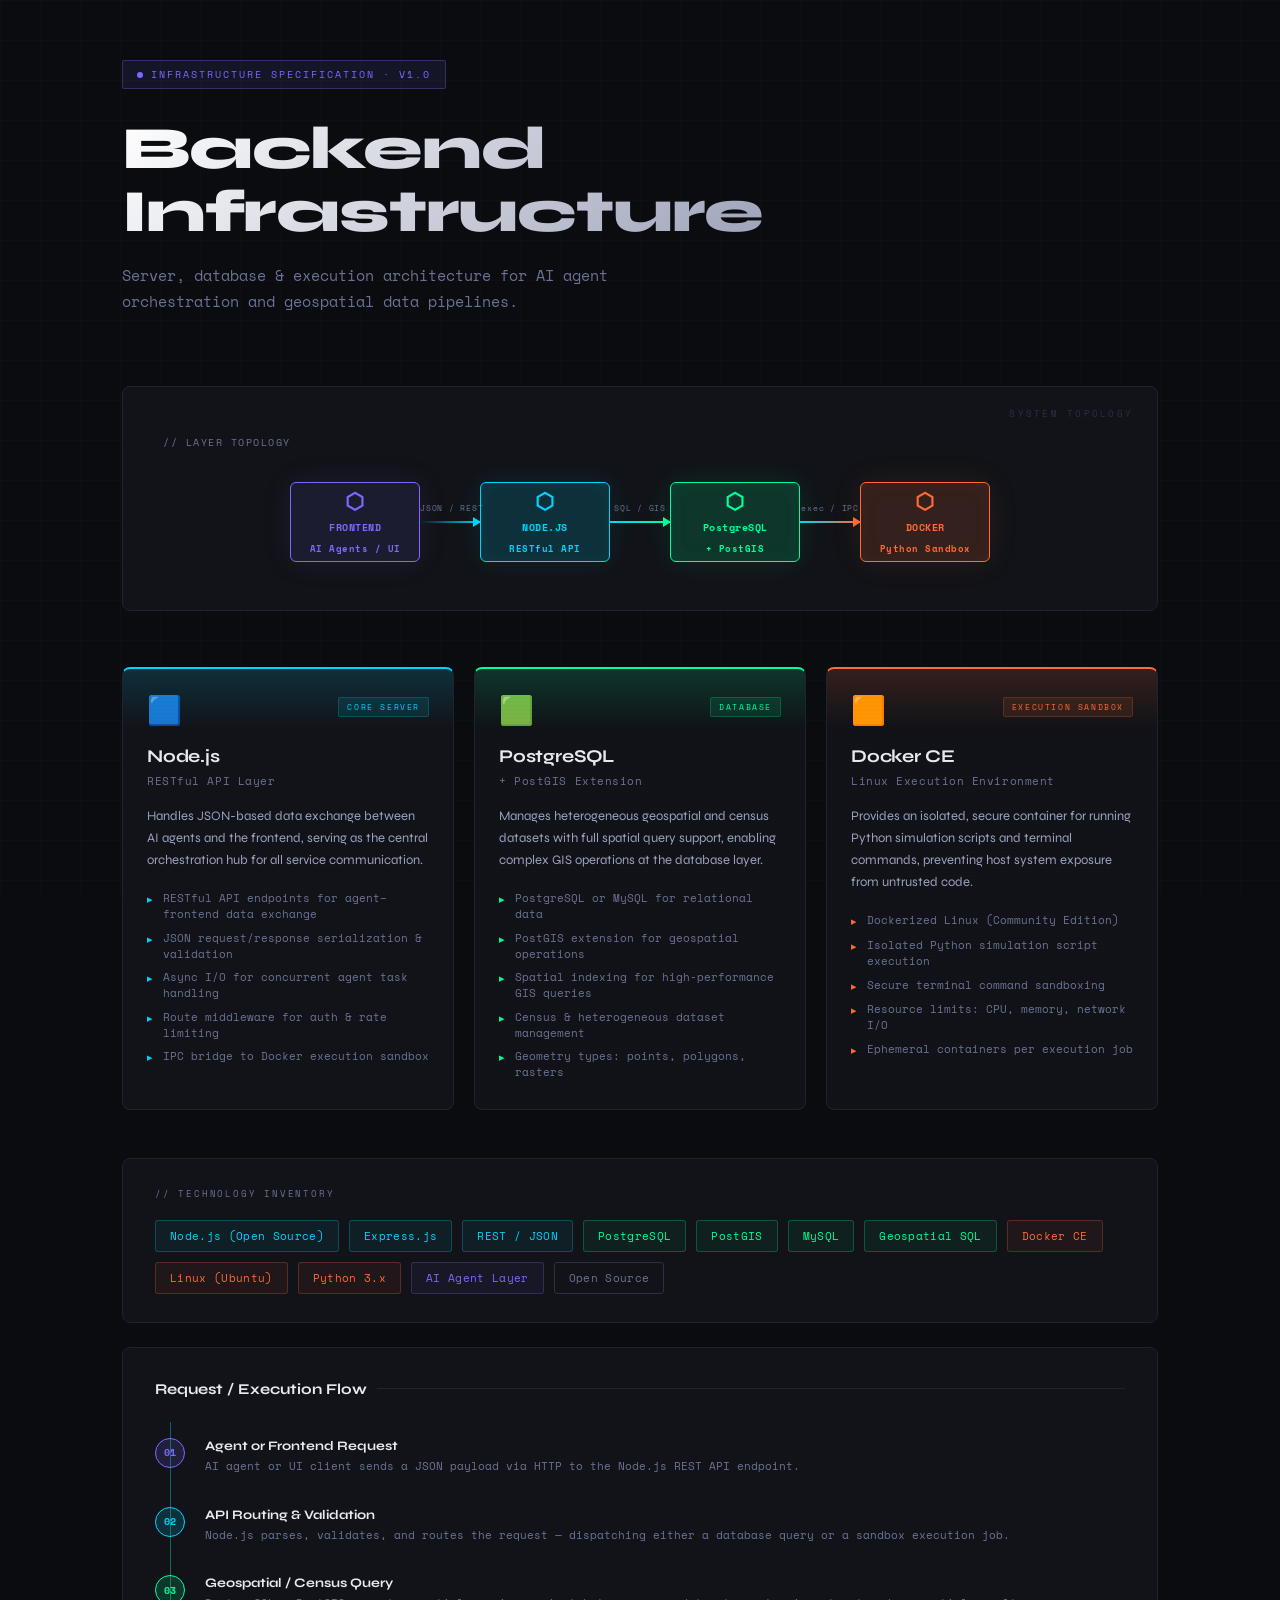
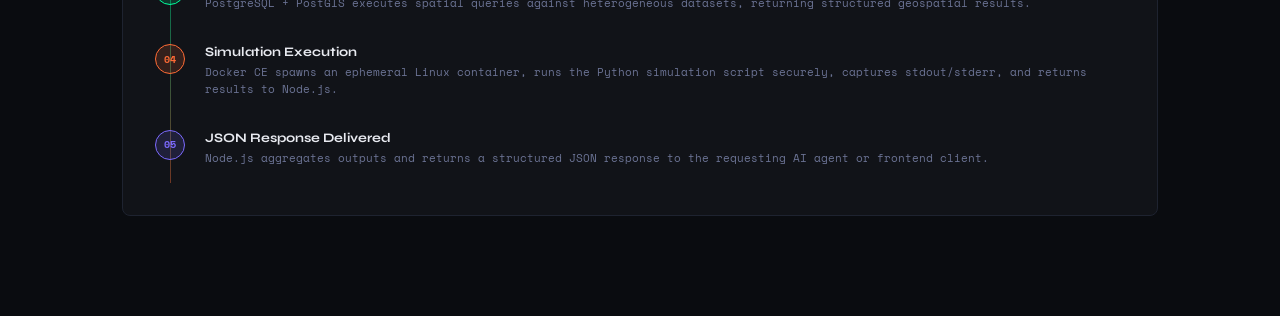
<file: backend-infrastructure.html>
<!DOCTYPE html>
<html lang="en">
<head>
<meta charset="UTF-8">
<meta name="viewport" content="width=device-width, initial-scale=1.0">
<title>Backend Infrastructure — Architecture Spec</title>
<link href="https://fonts.googleapis.com/css2?family=Space+Mono:wght@400;700&family=Syne:wght@400;600;700;800&display=swap" rel="stylesheet">
<style>
  *, *::before, *::after { box-sizing: border-box; margin: 0; padding: 0; }

  :root {
    --bg: #0a0c10;
    --surface: #111318;
    --surface2: #181b22;
    --border: #1e2330;
    --border-bright: #2a3045;
    --node: #00d4ff;
    --db: #00ff9d;
    --sandbox: #ff6b35;
    --text: #e8eaf0;
    --muted: #6b7394;
    --accent: #7c6aff;
    --glow-node: rgba(0, 212, 255, 0.15);
    --glow-db: rgba(0, 255, 157, 0.15);
    --glow-sand: rgba(255, 107, 53, 0.15);
  }

  body {
    background: var(--bg);
    color: var(--text);
    font-family: 'Syne', sans-serif;
    min-height: 100vh;
    overflow-x: hidden;
    position: relative;
  }

  /* Grid background */
  body::before {
    content: '';
    position: fixed;
    inset: 0;
    background-image:
      linear-gradient(rgba(255,255,255,0.015) 1px, transparent 1px),
      linear-gradient(90deg, rgba(255,255,255,0.015) 1px, transparent 1px);
    background-size: 40px 40px;
    pointer-events: none;
    z-index: 0;
  }

  .page {
    max-width: 1100px;
    margin: 0 auto;
    padding: 60px 32px 100px;
    position: relative;
    z-index: 1;
  }

  /* Header */
  .header {
    margin-bottom: 72px;
  }

  .badge {
    display: inline-flex;
    align-items: center;
    gap: 8px;
    background: rgba(124, 106, 255, 0.1);
    border: 1px solid rgba(124, 106, 255, 0.3);
    color: var(--accent);
    font-family: 'Space Mono', monospace;
    font-size: 10px;
    letter-spacing: 0.2em;
    text-transform: uppercase;
    padding: 6px 14px;
    border-radius: 2px;
    margin-bottom: 28px;
  }

  .badge::before {
    content: '';
    width: 6px; height: 6px;
    background: var(--accent);
    border-radius: 50%;
    animation: pulse 2s ease-in-out infinite;
  }

  @keyframes pulse {
    0%, 100% { opacity: 1; transform: scale(1); }
    50% { opacity: 0.4; transform: scale(0.8); }
  }

  h1 {
    font-size: clamp(36px, 5vw, 60px);
    font-weight: 800;
    line-height: 1.05;
    letter-spacing: -0.02em;
    margin-bottom: 20px;
    background: linear-gradient(135deg, #fff 0%, var(--muted) 100%);
    -webkit-background-clip: text;
    -webkit-text-fill-color: transparent;
    background-clip: text;
  }

  .subtitle {
    color: var(--muted);
    font-size: 15px;
    max-width: 520px;
    line-height: 1.7;
    font-family: 'Space Mono', monospace;
  }

  /* Architecture diagram */
  .diagram {
    background: var(--surface);
    border: 1px solid var(--border);
    border-radius: 8px;
    padding: 48px 40px;
    margin-bottom: 56px;
    position: relative;
    overflow: hidden;
  }

  .diagram::before {
    content: 'SYSTEM TOPOLOGY';
    position: absolute;
    top: 20px; right: 24px;
    font-family: 'Space Mono', monospace;
    font-size: 9px;
    letter-spacing: 0.25em;
    color: var(--border-bright);
  }

  .diagram-label {
    font-family: 'Space Mono', monospace;
    font-size: 10px;
    letter-spacing: 0.15em;
    text-transform: uppercase;
    color: var(--muted);
    margin-bottom: 32px;
  }

  .arch-flow {
    display: flex;
    align-items: center;
    justify-content: center;
    gap: 0;
    flex-wrap: wrap;
    row-gap: 32px;
  }

  .arch-node {
    display: flex;
    flex-direction: column;
    align-items: center;
    gap: 12px;
    flex: 0 0 auto;
  }

  .node-box {
    width: 130px;
    height: 80px;
    border-radius: 6px;
    display: flex;
    flex-direction: column;
    align-items: center;
    justify-content: center;
    gap: 8px;
    font-family: 'Space Mono', monospace;
    font-size: 10px;
    font-weight: 700;
    letter-spacing: 0.05em;
    position: relative;
    transition: transform 0.2s;
    cursor: default;
  }

  .node-box:hover { transform: translateY(-3px); }

  .node-box.nodejs {
    background: var(--glow-node);
    border: 1.5px solid var(--node);
    color: var(--node);
    box-shadow: 0 0 30px rgba(0,212,255,0.1), inset 0 0 20px rgba(0,212,255,0.05);
  }

  .node-box.database {
    background: var(--glow-db);
    border: 1.5px solid var(--db);
    color: var(--db);
    box-shadow: 0 0 30px rgba(0,255,157,0.1), inset 0 0 20px rgba(0,255,157,0.05);
  }

  .node-box.docker {
    background: var(--glow-sand);
    border: 1.5px solid var(--sandbox);
    color: var(--sandbox);
    box-shadow: 0 0 30px rgba(255,107,53,0.1), inset 0 0 20px rgba(255,107,53,0.05);
  }

  .node-box.frontend {
    background: rgba(124,106,255,0.1);
    border: 1.5px solid var(--accent);
    color: var(--accent);
    box-shadow: 0 0 30px rgba(124,106,255,0.1);
  }

  .node-icon {
    font-size: 22px;
    line-height: 1;
  }

  .node-label {
    font-size: 9px;
    text-align: center;
    line-height: 1.3;
  }

  .node-name {
    font-size: 10px;
    font-weight: 700;
    text-align: center;
  }

  .arch-arrow {
    width: 60px;
    height: 2px;
    position: relative;
    flex-shrink: 0;
  }

  .arch-arrow.to-node { background: linear-gradient(90deg, transparent, var(--node)); }
  .arch-arrow.to-db   { background: linear-gradient(90deg, var(--node), var(--db)); }
  .arch-arrow.to-sand { background: linear-gradient(90deg, var(--node), var(--sandbox)); }

  .arch-arrow::after {
    content: '';
    position: absolute;
    right: -1px; top: 50%;
    transform: translateY(-50%);
    width: 0; height: 0;
    border-left: 8px solid;
    border-top: 5px solid transparent;
    border-bottom: 5px solid transparent;
  }

  .arch-arrow.to-node::after { border-left-color: var(--node); }
  .arch-arrow.to-db::after   { border-left-color: var(--db); }
  .arch-arrow.to-sand::after { border-left-color: var(--sandbox); }

  .arrow-label {
    font-family: 'Space Mono', monospace;
    font-size: 7.5px;
    letter-spacing: 0.1em;
    color: var(--muted);
    text-align: center;
    position: absolute;
    top: -18px;
    width: 100%;
    white-space: nowrap;
  }

  .arch-arrow { position: relative; }

  /* Cards */
  .cards { display: grid; grid-template-columns: repeat(3, 1fr); gap: 20px; margin-bottom: 48px; }

  @media (max-width: 768px) {
    .cards { grid-template-columns: 1fr; }
    .arch-flow { flex-direction: column; }
    .arch-arrow { width: 2px; height: 40px; }
    .arch-arrow.to-node { background: linear-gradient(180deg, transparent, var(--node)); }
    .arch-arrow.to-db   { background: linear-gradient(180deg, var(--node), var(--db)); }
    .arch-arrow.to-sand { background: linear-gradient(180deg, var(--node), var(--sandbox)); }
    .arch-arrow::after {
      top: auto; bottom: -1px; right: 50%;
      transform: translateX(50%);
      border-top: 8px solid;
      border-left: 5px solid transparent;
      border-right: 5px solid transparent;
      border-bottom: none;
    }
    .arch-arrow.to-node::after { border-top-color: var(--node); border-left-color: transparent; }
    .arch-arrow.to-db::after   { border-top-color: var(--db); border-left-color: transparent; }
    .arch-arrow.to-sand::after { border-top-color: var(--sandbox); border-left-color: transparent; }
    .arrow-label { top: 50%; left: 12px; transform: translateY(-50%); }
  }

  .card {
    background: var(--surface);
    border: 1px solid var(--border);
    border-radius: 8px;
    padding: 28px 24px;
    position: relative;
    overflow: hidden;
    transition: border-color 0.2s, transform 0.2s;
  }

  .card:hover { transform: translateY(-2px); }

  .card.node-card  { border-top: 2px solid var(--node); }
  .card.node-card:hover  { border-color: var(--node); }
  .card.db-card    { border-top: 2px solid var(--db); }
  .card.db-card:hover    { border-color: var(--db); }
  .card.docker-card { border-top: 2px solid var(--sandbox); }
  .card.docker-card:hover { border-color: var(--sandbox); }

  .card-glow {
    position: absolute;
    top: 0; left: 0; right: 0;
    height: 60px;
    pointer-events: none;
  }

  .card.node-card .card-glow   { background: linear-gradient(180deg, var(--glow-node), transparent); }
  .card.db-card .card-glow     { background: linear-gradient(180deg, var(--glow-db), transparent); }
  .card.docker-card .card-glow { background: linear-gradient(180deg, var(--glow-sand), transparent); }

  .card-header {
    display: flex;
    align-items: flex-start;
    justify-content: space-between;
    margin-bottom: 20px;
  }

  .card-icon {
    font-size: 28px;
    line-height: 1;
  }

  .card-tag {
    font-family: 'Space Mono', monospace;
    font-size: 8px;
    letter-spacing: 0.2em;
    text-transform: uppercase;
    padding: 3px 8px;
    border-radius: 2px;
  }

  .card.node-card  .card-tag { background: rgba(0,212,255,0.1); color: var(--node); border: 1px solid rgba(0,212,255,0.2); }
  .card.db-card    .card-tag { background: rgba(0,255,157,0.1); color: var(--db); border: 1px solid rgba(0,255,157,0.2); }
  .card.docker-card .card-tag { background: rgba(255,107,53,0.1); color: var(--sandbox); border: 1px solid rgba(255,107,53,0.2); }

  .card h2 {
    font-size: 18px;
    font-weight: 700;
    letter-spacing: -0.01em;
    margin-bottom: 6px;
  }

  .card h3 {
    font-family: 'Space Mono', monospace;
    font-size: 11px;
    font-weight: 400;
    color: var(--muted);
    margin-bottom: 16px;
    letter-spacing: 0.05em;
  }

  .card p {
    font-size: 13px;
    line-height: 1.7;
    color: #9ba3c0;
    margin-bottom: 20px;
  }

  .features {
    list-style: none;
    display: flex;
    flex-direction: column;
    gap: 8px;
  }

  .features li {
    display: flex;
    align-items: flex-start;
    gap: 10px;
    font-family: 'Space Mono', monospace;
    font-size: 10.5px;
    color: var(--muted);
    line-height: 1.5;
  }

  .features li::before {
    content: '▸';
    flex-shrink: 0;
    margin-top: 1px;
  }

  .card.node-card  .features li::before { color: var(--node); }
  .card.db-card    .features li::before { color: var(--db); }
  .card.docker-card .features li::before { color: var(--sandbox); }

  /* Tech stack row */
  .stack-row {
    background: var(--surface);
    border: 1px solid var(--border);
    border-radius: 8px;
    padding: 28px 32px;
    margin-bottom: 24px;
  }

  .stack-row-label {
    font-family: 'Space Mono', monospace;
    font-size: 9px;
    letter-spacing: 0.2em;
    text-transform: uppercase;
    color: var(--muted);
    margin-bottom: 20px;
  }

  .stack-chips {
    display: flex;
    flex-wrap: wrap;
    gap: 10px;
  }

  .chip {
    font-family: 'Space Mono', monospace;
    font-size: 11px;
    padding: 7px 14px;
    border-radius: 3px;
    letter-spacing: 0.03em;
    border: 1px solid;
  }

  .chip.blue   { color: var(--node); border-color: rgba(0,212,255,0.25); background: rgba(0,212,255,0.06); }
  .chip.green  { color: var(--db); border-color: rgba(0,255,157,0.25); background: rgba(0,255,157,0.06); }
  .chip.orange { color: var(--sandbox); border-color: rgba(255,107,53,0.25); background: rgba(255,107,53,0.06); }
  .chip.purple { color: var(--accent); border-color: rgba(124,106,255,0.25); background: rgba(124,106,255,0.06); }
  .chip.gray   { color: var(--muted); border-color: var(--border-bright); background: transparent; }

  /* Data flow section */
  .flow-section {
    background: var(--surface);
    border: 1px solid var(--border);
    border-radius: 8px;
    padding: 32px;
  }

  .flow-section-title {
    font-size: 15px;
    font-weight: 700;
    margin-bottom: 24px;
    display: flex;
    align-items: center;
    gap: 10px;
  }

  .flow-section-title::after {
    content: '';
    flex: 1;
    height: 1px;
    background: var(--border);
  }

  .flow-steps {
    display: flex;
    flex-direction: column;
    gap: 0;
    position: relative;
  }

  .flow-steps::before {
    content: '';
    position: absolute;
    left: 15px;
    top: 0; bottom: 0;
    width: 1px;
    background: linear-gradient(180deg, var(--node), var(--db), var(--sandbox));
    opacity: 0.4;
  }

  .flow-step {
    display: flex;
    align-items: flex-start;
    gap: 20px;
    padding: 16px 0;
    position: relative;
  }

  .step-dot {
    width: 30px;
    height: 30px;
    border-radius: 50%;
    display: flex;
    align-items: center;
    justify-content: center;
    font-family: 'Space Mono', monospace;
    font-size: 10px;
    font-weight: 700;
    flex-shrink: 0;
    position: relative;
    z-index: 1;
  }

  .step-dot.blue   { background: rgba(0,212,255,0.15); border: 1.5px solid var(--node); color: var(--node); }
  .step-dot.green  { background: rgba(0,255,157,0.15); border: 1.5px solid var(--db); color: var(--db); }
  .step-dot.orange { background: rgba(255,107,53,0.15); border: 1.5px solid var(--sandbox); color: var(--sandbox); }
  .step-dot.purple { background: rgba(124,106,255,0.15); border: 1.5px solid var(--accent); color: var(--accent); }

  .step-content h4 {
    font-size: 13px;
    font-weight: 700;
    margin-bottom: 4px;
  }

  .step-content p {
    font-family: 'Space Mono', monospace;
    font-size: 10.5px;
    color: var(--muted);
    line-height: 1.6;
  }

  /* Animate in */
  @keyframes fadeUp {
    from { opacity: 0; transform: translateY(20px); }
    to   { opacity: 1; transform: translateY(0); }
  }

  .header    { animation: fadeUp 0.5s ease both; }
  .diagram   { animation: fadeUp 0.5s 0.1s ease both; }
  .cards     { animation: fadeUp 0.5s 0.2s ease both; }
  .stack-row { animation: fadeUp 0.5s 0.3s ease both; }
  .flow-section { animation: fadeUp 0.5s 0.35s ease both; }

  /* Scanline effect */
  .card::after {
    content: '';
    position: absolute;
    inset: 0;
    background: repeating-linear-gradient(
      0deg,
      transparent,
      transparent 2px,
      rgba(0,0,0,0.015) 2px,
      rgba(0,0,0,0.015) 4px
    );
    pointer-events: none;
    border-radius: inherit;
  }
</style>
</head>
<body>
<div class="page">

  <!-- Header -->
  <header class="header">
    <div class="badge">Infrastructure Specification · v1.0</div>
    <h1>Backend Infrastructure</h1>
    <p class="subtitle">Server, database &amp; execution architecture for AI agent orchestration and geospatial data pipelines.</p>
  </header>

  <!-- Architecture Diagram -->
  <div class="diagram">
    <div class="diagram-label">// Layer topology</div>
    <div class="arch-flow">
      <div class="arch-node">
        <div class="node-box frontend">
          <span class="node-icon">⬡</span>
          <span class="node-name">FRONTEND</span>
          <span class="node-label">AI Agents / UI</span>
        </div>
      </div>
      <div class="arch-arrow to-node" style="position:relative;">
        <span class="arrow-label">JSON / REST</span>
      </div>
      <div class="arch-node">
        <div class="node-box nodejs">
          <span class="node-icon">⬡</span>
          <span class="node-name">NODE.JS</span>
          <span class="node-label">RESTful API</span>
        </div>
      </div>
      <div class="arch-arrow to-db" style="position:relative;">
        <span class="arrow-label">SQL / GIS</span>
      </div>
      <div class="arch-node">
        <div class="node-box database">
          <span class="node-icon">⬡</span>
          <span class="node-name">PostgreSQL</span>
          <span class="node-label">+ PostGIS</span>
        </div>
      </div>
      <div class="arch-arrow to-sand" style="position:relative;">
        <span class="arrow-label">exec / IPC</span>
      </div>
      <div class="arch-node">
        <div class="node-box docker">
          <span class="node-icon">⬡</span>
          <span class="node-name">DOCKER</span>
          <span class="node-label">Python Sandbox</span>
        </div>
      </div>
    </div>
  </div>

  <!-- Three Cards -->
  <div class="cards">

    <!-- Node.js -->
    <div class="card node-card">
      <div class="card-glow"></div>
      <div class="card-header">
        <span class="card-icon">🟦</span>
        <span class="card-tag">Core Server</span>
      </div>
      <h2>Node.js</h2>
      <h3>RESTful API Layer</h3>
      <p>Handles JSON-based data exchange between AI agents and the frontend, serving as the central orchestration hub for all service communication.</p>
      <ul class="features">
        <li>RESTful API endpoints for agent–frontend data exchange</li>
        <li>JSON request/response serialization &amp; validation</li>
        <li>Async I/O for concurrent agent task handling</li>
        <li>Route middleware for auth &amp; rate limiting</li>
        <li>IPC bridge to Docker execution sandbox</li>
      </ul>
    </div>

    <!-- Database -->
    <div class="card db-card">
      <div class="card-glow"></div>
      <div class="card-header">
        <span class="card-icon">🟩</span>
        <span class="card-tag">Database</span>
      </div>
      <h2>PostgreSQL</h2>
      <h3>+ PostGIS Extension</h3>
      <p>Manages heterogeneous geospatial and census datasets with full spatial query support, enabling complex GIS operations at the database layer.</p>
      <ul class="features">
        <li>PostgreSQL or MySQL for relational data</li>
        <li>PostGIS extension for geospatial operations</li>
        <li>Spatial indexing for high-performance GIS queries</li>
        <li>Census &amp; heterogeneous dataset management</li>
        <li>Geometry types: points, polygons, rasters</li>
      </ul>
    </div>

    <!-- Docker -->
    <div class="card docker-card">
      <div class="card-glow"></div>
      <div class="card-header">
        <span class="card-icon">🟧</span>
        <span class="card-tag">Execution Sandbox</span>
      </div>
      <h2>Docker CE</h2>
      <h3>Linux Execution Environment</h3>
      <p>Provides an isolated, secure container for running Python simulation scripts and terminal commands, preventing host system exposure from untrusted code.</p>
      <ul class="features">
        <li>Dockerized Linux (Community Edition)</li>
        <li>Isolated Python simulation script execution</li>
        <li>Secure terminal command sandboxing</li>
        <li>Resource limits: CPU, memory, network I/O</li>
        <li>Ephemeral containers per execution job</li>
      </ul>
    </div>

  </div>

  <!-- Tech Stack Row -->
  <div class="stack-row">
    <div class="stack-row-label">// Technology inventory</div>
    <div class="stack-chips">
      <span class="chip blue">Node.js (Open Source)</span>
      <span class="chip blue">Express.js</span>
      <span class="chip blue">REST / JSON</span>
      <span class="chip green">PostgreSQL</span>
      <span class="chip green">PostGIS</span>
      <span class="chip green">MySQL</span>
      <span class="chip green">Geospatial SQL</span>
      <span class="chip orange">Docker CE</span>
      <span class="chip orange">Linux (Ubuntu)</span>
      <span class="chip orange">Python 3.x</span>
      <span class="chip purple">AI Agent Layer</span>
      <span class="chip gray">Open Source</span>
    </div>
  </div>

  <!-- Data Flow -->
  <div class="flow-section">
    <div class="flow-section-title">Request / Execution Flow</div>
    <div class="flow-steps">

      <div class="flow-step">
        <div class="step-dot purple">01</div>
        <div class="step-content">
          <h4>Agent or Frontend Request</h4>
          <p>AI agent or UI client sends a JSON payload via HTTP to the Node.js REST API endpoint.</p>
        </div>
      </div>

      <div class="flow-step">
        <div class="step-dot blue">02</div>
        <div class="step-content">
          <h4>API Routing &amp; Validation</h4>
          <p>Node.js parses, validates, and routes the request — dispatching either a database query or a sandbox execution job.</p>
        </div>
      </div>

      <div class="flow-step">
        <div class="step-dot green">03</div>
        <div class="step-content">
          <h4>Geospatial / Census Query</h4>
          <p>PostgreSQL + PostGIS executes spatial queries against heterogeneous datasets, returning structured geospatial results.</p>
        </div>
      </div>

      <div class="flow-step">
        <div class="step-dot orange">04</div>
        <div class="step-content">
          <h4>Simulation Execution</h4>
          <p>Docker CE spawns an ephemeral Linux container, runs the Python simulation script securely, captures stdout/stderr, and returns results to Node.js.</p>
        </div>
      </div>

      <div class="flow-step">
        <div class="step-dot purple">05</div>
        <div class="step-content">
          <h4>JSON Response Delivered</h4>
          <p>Node.js aggregates outputs and returns a structured JSON response to the requesting AI agent or frontend client.</p>
        </div>
      </div>

    </div>
  </div>

</div>
</body>
</html>
</file>
